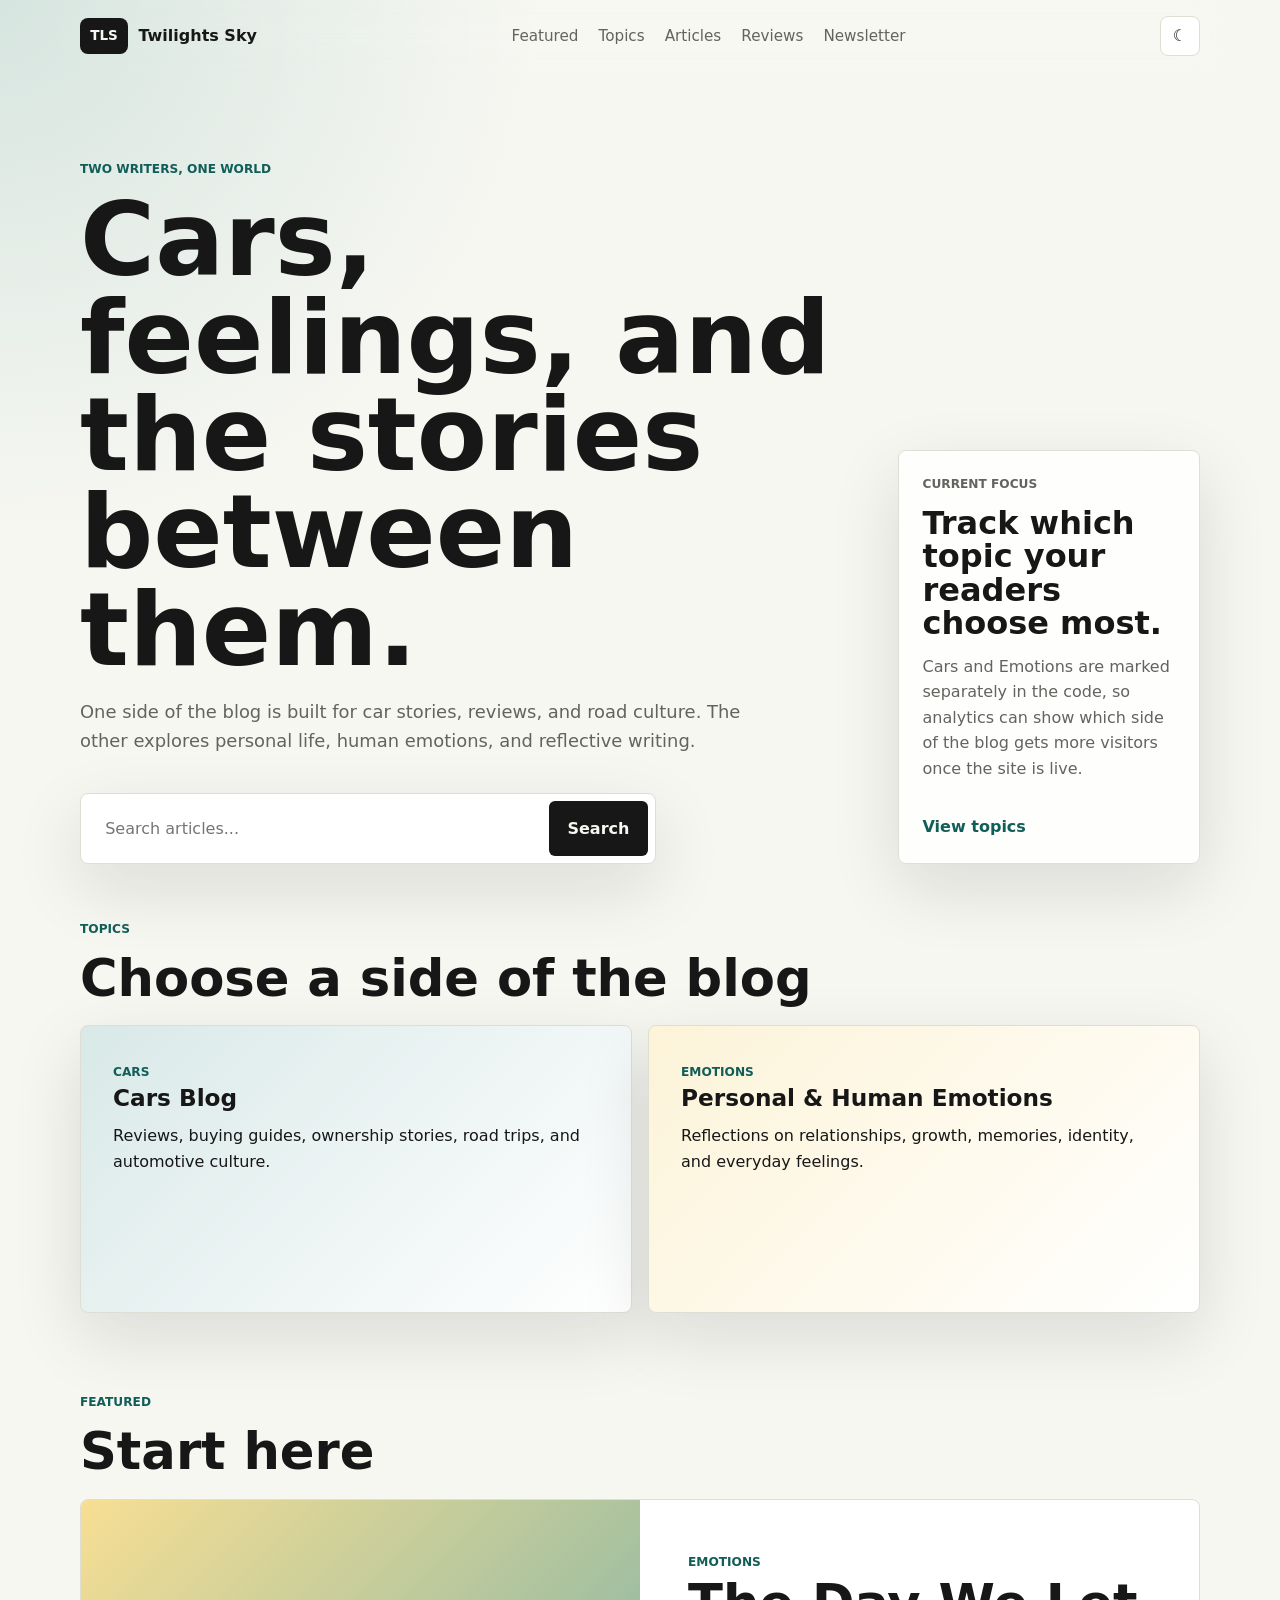
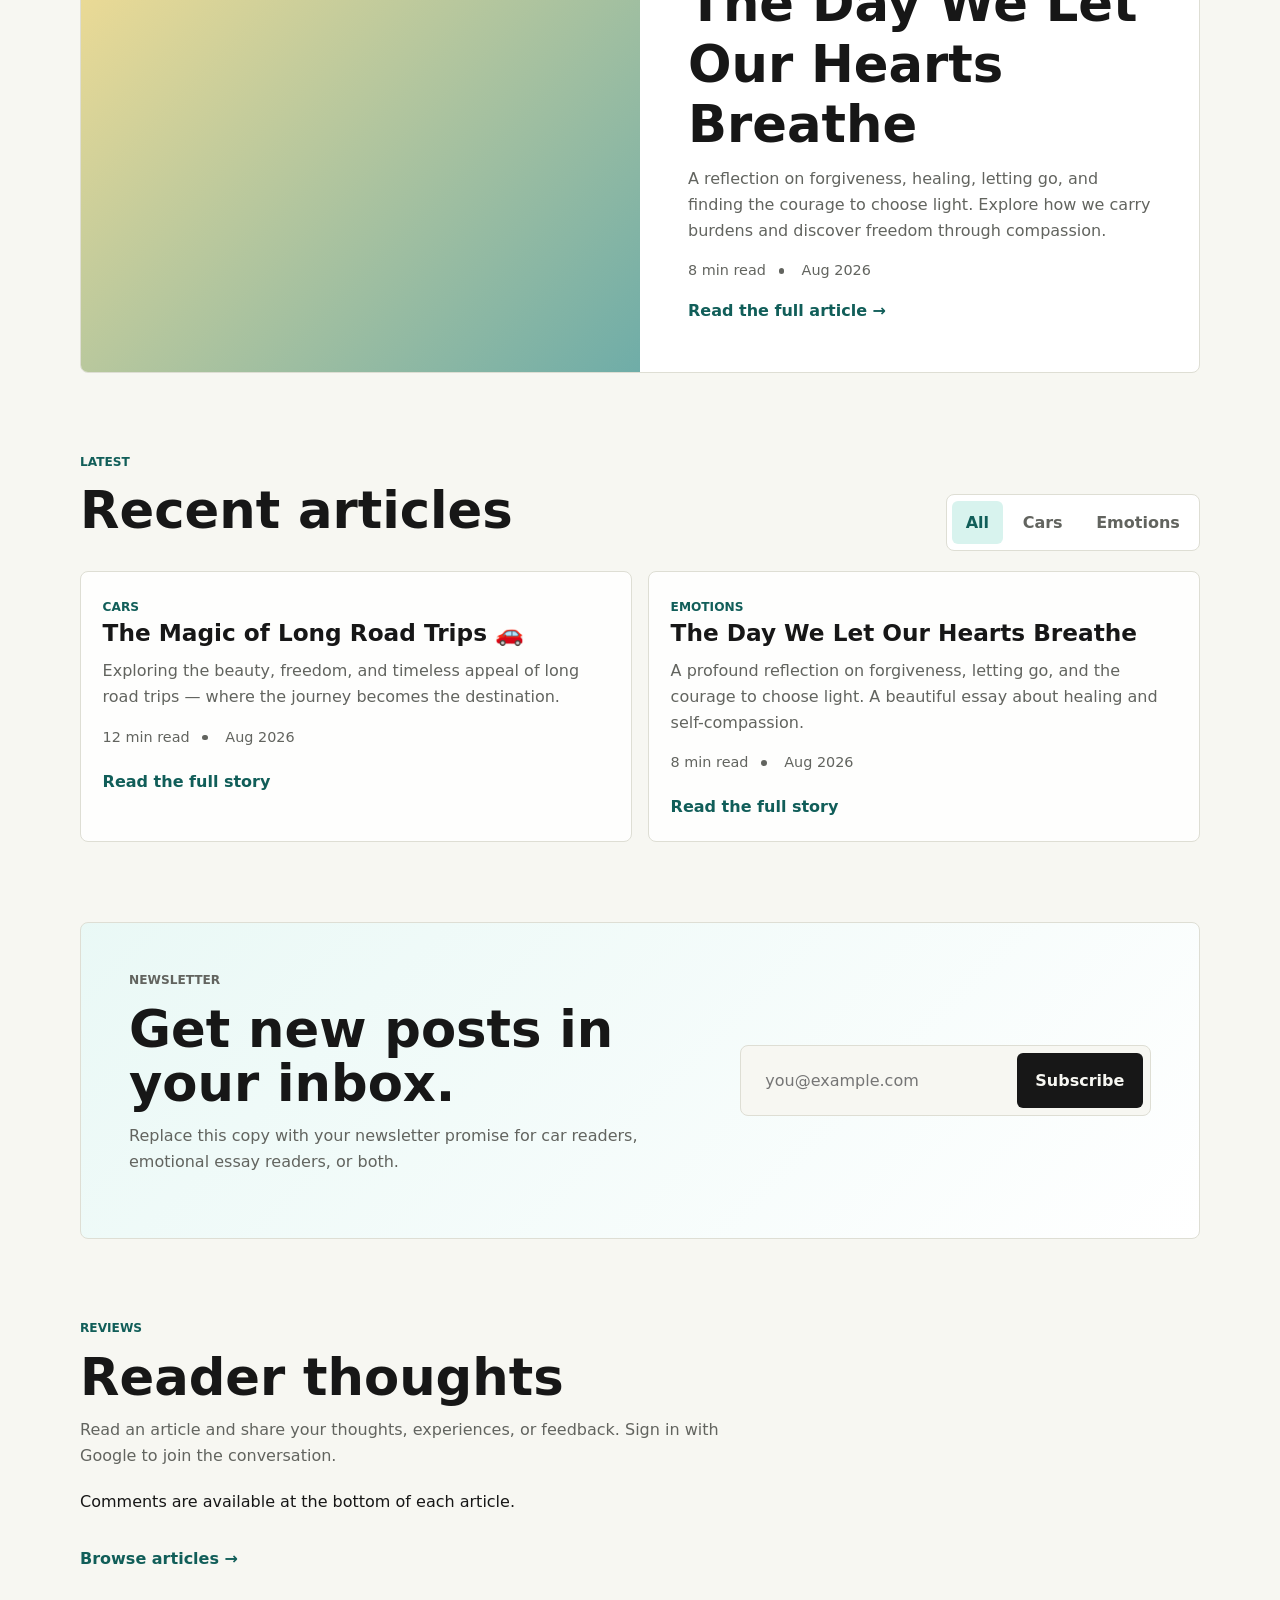
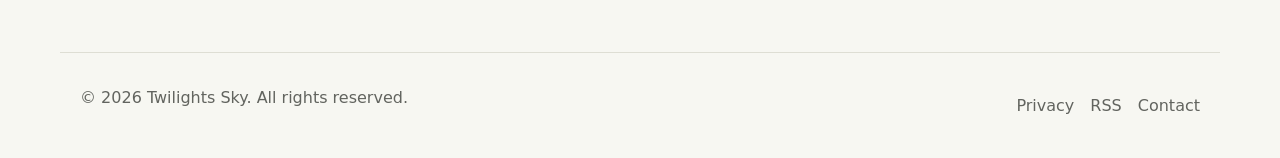
<file: index.html>
<!DOCTYPE html>
<html lang="en">
  <head>
    <meta charset="UTF-8" />
    <meta name="viewport" content="width=device-width, initial-scale=1.0" />

    <title>Twilights Sky</title>

    <meta
      name="description"
      content="A modern blog about cars, emotions, personal stories, and the experiences between them."
    />

    <link rel="stylesheet" href="styles.css" />
  </head>

  <body>

    <div class="progress-bar" id="progressBar"></div>


    <!-- =========================
         HEADER
         ========================= -->

    <header class="site-header">

      <a
        class="brand"
        href="#"
        aria-label="Go to homepage"
      >
        <span class="brand-mark">TLS</span>
        <span>Twilights Sky</span>
      </a>


      <nav
        class="nav-links"
        aria-label="Main navigation"
      >
        <a href="#featured">Featured</a>
        <a href="#topics">Topics</a>
        <a href="#articles">Articles</a>
        <a href="#reviews">Reviews</a>
        <a href="#newsletter">Newsletter</a>
      </nav>


      <button
        class="icon-button"
        id="themeToggle"
        type="button"
        aria-label="Toggle theme"
      >
        <span aria-hidden="true">☾</span>
      </button>

    </header>



    <!-- =========================
         MAIN CONTENT
         ========================= -->

    <main>


      <!-- =========================
           HERO
           ========================= -->

      <section
        class="hero"
        aria-labelledby="hero-title"
      >

        <div class="hero-content">

          <p class="eyebrow">
            Two writers, One world
          </p>


          <h1 id="hero-title">
            Cars, feelings, and the stories between them.
          </h1>


          <p class="hero-copy">
            One side of the blog is built for car stories, reviews,
            and road culture. The other explores personal life,
            human emotions, and reflective writing.
          </p>


          <form
            class="search-panel"
            role="search"
          >

            <label
              class="sr-only"
              for="searchInput"
            >
              Search articles
            </label>


            <input
              id="searchInput"
              type="search"
              placeholder="Search articles..."
              autocomplete="off"
            />


            <button type="submit">
              Search
            </button>

          </form>

        </div>



        <aside
          class="hero-card"
          aria-label="Featured insight"
        >

          <p class="card-label">
            Current focus
          </p>


          <h2>
            Track which topic your readers choose most.
          </h2>


          <p>
            Cars and Emotions are marked separately in the code,
            so analytics can show which side of the blog gets more
            visitors once the site is live.
          </p>


          <a
            href="#topics"
            class="text-link"
          >
            View topics
          </a>

        </aside>

      </section>



      <!-- =========================
           TOPICS
           ========================= -->

      <section
        class="topics-section"
        id="topics"
        aria-labelledby="topics-title"
      >

        <div class="section-heading">

          <p class="eyebrow">
            Topics
          </p>


          <h2 id="topics-title">
            Choose a side of the blog
          </h2>

        </div>



        <div class="topic-grid">


          <!-- Cars -->

          <a
            class="topic-card cars-topic"
            href="#articles"
            data-topic-link="cars"
          >

            <span class="tag">
              Cars
            </span>


            <h3>
              Cars Blog
            </h3>


            <p>
              Reviews, buying guides, ownership stories,
              road trips, and automotive culture.
            </p>

          </a>



          <!-- Emotions -->

          <a
            class="topic-card emotions-topic"
            href="#articles"
            data-topic-link="emotions"
          >

            <span class="tag">
              Emotions
            </span>


            <h3>
              Personal & Human Emotions
            </h3>


            <p>
              Reflections on relationships, growth, memories,
              identity, and everyday feelings.
            </p>

          </a>

        </div>

      </section>



      <!-- =========================
           FEATURED
           ========================= -->

      <section
        class="featured"
        id="featured"
        aria-labelledby="featured-title"
      >

        <div class="section-heading">

          <p class="eyebrow">
            Featured
          </p>


          <h2 id="featured-title">
            Start here
          </h2>

        </div>



        <article class="feature-grid">

          <div
            class="feature-image emotions-feature"
            role="img"
            aria-label="Featured emotions blog post about forgiveness and healing"
          ></div>


          <div class="feature-copy">

            <span class="tag">
              Emotions
            </span>


            <h3>
              The Day We Let Our Hearts Breathe
            </h3>


            <p>
              A reflection on forgiveness, healing, letting go, and finding the courage to choose light. Explore how we carry burdens and discover freedom through compassion.
            </p>


            <div class="article-meta">

              <span>
                8 min read
              </span>

              <span>
                Aug 2026
              </span>

            </div>

            <a href="posts/emotions-post-template.html" class="text-link">Read the full article →</a>

          </div>

        </article>

      </section>



      <!-- =========================
           ARTICLES
           ========================= -->

      <section
        class="articles-section"
        id="articles"
        aria-labelledby="articles-title"
      >

        <div class="section-heading row">

          <div>

            <p class="eyebrow">
              Latest
            </p>


            <h2 id="articles-title">
              Recent articles
            </h2>

          </div>



          <div
            class="filter-tabs"
            aria-label="Article filters"
          >

            <button
              class="filter-button active"
              type="button"
              data-filter="all"
            >
              All
            </button>


            <button
              class="filter-button"
              type="button"
              data-filter="cars"
            >
              Cars
            </button>


            <button
              class="filter-button"
              type="button"
              data-filter="emotions"
            >
              Emotions
            </button>

          </div>

        </div>



        <div
          class="article-grid"
          id="articleGrid"
        >


          <!-- Cars article -->

          <a
            class="article-card"
            href="posts/cars-post-template.html"
            data-category="cars"
            data-topic="cars"
          >

            <span class="tag">
              Cars
            </span>


            <h3>
              The Magic of Long Road Trips 🚗
            </h3>


            <p>
              Exploring the beauty, freedom, and timeless appeal of long road trips — where the journey becomes the destination.
            </p>


            <div class="article-meta">

              <span>
                12 min read
              </span>

              <span>
                Aug 2026
              </span>

            </div>


            <span class="read-more">
              Read the full story
            </span>

          </a>



          <!-- Emotions article -->

          <a
            class="article-card"
            href="posts/emotions-post-template.html"
            data-category="emotions"
            data-topic="emotions"
          >

            <span class="tag">
              Emotions
            </span>


            <h3>
              The Day We Let Our Hearts Breathe
            </h3>


            <p>
              A profound reflection on forgiveness, letting go, and the courage to choose light. A beautiful essay about healing and self-compassion.
            </p>


            <div class="article-meta">

              <span>
                8 min read
              </span>

              <span>
                Aug 2026
              </span>

            </div>


            <span class="read-more">
              Read the full story
            </span>

          </a>

        </div>



        <p
          class="empty-state"
          id="emptyState"
        >
          No articles match your search.
        </p>

      </section>



      <!-- =========================
           NEWSLETTER
           ========================= -->

      <section
        class="newsletter"
        id="newsletter"
        aria-labelledby="newsletter-title"
      >

        <div>

          <p class="eyebrow">
            Newsletter
          </p>


          <h2 id="newsletter-title">
            Get new posts in your inbox.
          </h2>


          <p>
            Replace this copy with your newsletter promise
            for car readers, emotional essay readers, or both.
          </p>

        </div>


        <form class="newsletter-form">

          <label
            class="sr-only"
            for="emailInput"
          >
            Email address
          </label>


          <input
            id="emailInput"
            type="email"
            placeholder="you@example.com"
            required
          />


          <button type="submit">
            Subscribe
          </button>

        </form>

      </section>



      <!-- =========================
           REVIEWS / COMMENTS INFO
           ========================= -->

      <section
        class="reviews-section"
        id="reviews"
        aria-labelledby="reviews-title"
      >

        <div class="section-heading">

          <p class="eyebrow">
            Reviews
          </p>


          <h2 id="reviews-title">
            Reader thoughts
          </h2>


          <p class="section-copy">
            Read an article and share your thoughts,
            experiences, or feedback. Sign in with Google
            to join the conversation.
          </p>

        </div>


        <div class="reviews-cta">

          <p>
            Comments are available at the bottom of each article.
          </p>


          <a
            href="#articles"
            class="text-link"
          >
            Browse articles →
          </a>

        </div>

      </section>

    </main>



    <!-- =========================
         FOOTER
         ========================= -->

    <footer class="site-footer">

      <p>
        © <span id="year"></span> Twilights Sky.
        All rights reserved.
      </p>


      <div class="footer-links">

        <a href="#">
          Privacy
        </a>


        <a href="#">
          RSS
        </a>


        <a href="#">
          Contact
        </a>

      </div>

    </footer>



    <!-- =========================
         MAIN JAVASCRIPT
         ========================= -->

    <script src="script.js"></script>

  </body>
</html>
</file>
<file: styles.css>
:root {
  color-scheme: light;
  --bg: #f7f7f2;
  --surface: #ffffff;
  --surface-strong: #efefe7;
  --text: #171717;
  --muted: #62645f;
  --line: #deded4;
  --accent: #0f766e;
  --accent-strong: #115e59;
  --accent-soft: #d8f3ee;
  --shadow: 0 24px 70px rgba(20, 20, 15, 0.12);
  --radius: 8px;
  --max-width: 1160px;
}

body.dark {
  color-scheme: dark;
  --bg: #101312;
  --surface: #181c1a;
  --surface-strong: #222824;
  --text: #f3f5f0;
  --muted: #a9b0aa;
  --line: #303832;
  --accent: #5eead4;
  --accent-strong: #99f6e4;
  --accent-soft: #163a35;
  --shadow: 0 24px 70px rgba(0, 0, 0, 0.32);
}

* {
  box-sizing: border-box;
}

html {
  scroll-behavior: smooth;
}

body {
  margin: 0;
  background:
    radial-gradient(circle at top left, rgba(15, 118, 110, 0.14), transparent 34rem),
    var(--bg);
  color: var(--text);
  font-family:
    Inter, ui-sans-serif, system-ui, -apple-system, BlinkMacSystemFont, "Segoe UI",
    sans-serif;
  line-height: 1.6;
}

a {
  color: inherit;
  text-decoration: none;
}

button,
input {
  font: inherit;
}

.progress-bar {
  position: fixed;
  top: 0;
  left: 0;
  z-index: 20;
  width: 0%;
  height: 4px;
  background: var(--accent);
}

.site-header {
  position: sticky;
  top: 0;
  z-index: 10;
  display: flex;
  align-items: center;
  justify-content: space-between;
  gap: 1rem;
  max-width: var(--max-width);
  margin: 0 auto;
  padding: 1rem 1.25rem;
  backdrop-filter: blur(18px);
}

.brand,
.nav-links,
.footer-links,
.article-meta,
.filter-tabs {
  display: flex;
  align-items: center;
}

.brand {
  gap: 0.65rem;
  font-weight: 800;
}

.brand-mark {
  display: grid;
  width: 3rem;
  height: 2.25rem;
  place-items: center;
  border-radius: var(--radius);
  background: var(--text);
  color: var(--bg);
  font-size: 0.85rem;
}

.nav-links {
  gap: 1.25rem;
  color: var(--muted);
  font-size: 0.95rem;
}

.nav-links a:hover,
.footer-links a:hover,
.text-link:hover {
  color: var(--accent-strong);
}

.icon-button {
  display: grid;
  width: 2.5rem;
  height: 2.5rem;
  place-items: center;
  border: 1px solid var(--line);
  border-radius: var(--radius);
  background: var(--surface);
  color: var(--text);
  cursor: pointer;
}

main,
.site-footer {
  max-width: var(--max-width);
  margin: 0 auto;
  padding: 0 1.25rem;
}

.hero {
  display: grid;
  grid-template-columns: minmax(0, 1.45fr) minmax(18rem, 0.55fr);
  gap: 1.25rem;
  align-items: stretch;
  min-height: calc(100vh - 5.5rem);
  padding: 5.5rem 0 3.5rem;
}

.hero-content {
  display: flex;
  flex-direction: column;
  justify-content: center;
}

.eyebrow,
.card-label,
.tag {
  margin: 0 0 0.75rem;
  color: var(--accent-strong);
  font-size: 0.76rem;
  font-weight: 800;
  letter-spacing: 0;
  text-transform: uppercase;
}

h1,
h2,
h3,
p {
  margin-top: 0;
}

h1 {
  max-width: 13ch;
  margin-bottom: 1.25rem;
  font-size: clamp(3.25rem, 8vw, 6.75rem);
  line-height: 0.95;
}

h2 {
  margin-bottom: 0.8rem;
  font-size: clamp(2rem, 4vw, 3.4rem);
  line-height: 1.05;
}

h3 {
  margin-bottom: 0.75rem;
  font-size: 1.45rem;
  line-height: 1.18;
}

.hero-copy {
  max-width: 42rem;
  color: var(--muted);
  font-size: 1.12rem;
}

.search-panel,
.newsletter-form {
  display: flex;
  gap: 0.65rem;
  width: 100%;
}

.search-panel {
  max-width: 36rem;
  margin-top: 1.25rem;
  padding: 0.45rem;
  border: 1px solid var(--line);
  border-radius: var(--radius);
  background: var(--surface);
  box-shadow: var(--shadow);
}

input {
  min-width: 0;
  width: 100%;
  border: 1px solid transparent;
  border-radius: calc(var(--radius) - 2px);
  background: transparent;
  color: var(--text);
  outline: none;
  padding: 0.85rem 1rem;
}

input:focus {
  border-color: var(--accent);
}

button[type="submit"],
.filter-button {
  border: 0;
  border-radius: calc(var(--radius) - 2px);
  cursor: pointer;
  font-weight: 800;
}

button[type="submit"] {
  background: var(--text);
  color: var(--bg);
  padding: 0.85rem 1.15rem;
}

.hero-card,
.article-card,
.newsletter {
  border: 1px solid var(--line);
  border-radius: var(--radius);
  background: color-mix(in srgb, var(--surface) 88%, transparent);
}

.hero-card {
  align-self: end;
  min-height: 23rem;
  padding: 1.5rem;
  box-shadow: var(--shadow);
}

.hero-card h2 {
  font-size: 2rem;
}

.hero-card p,
.feature-copy p,
.article-card p,
.newsletter p,
.section-copy {
  color: var(--muted);
}

.text-link {
  display: inline-flex;
  margin-top: 1rem;
  color: var(--accent-strong);
  font-weight: 800;
}

.topics-section,
.featured,
.articles-section,
.newsletter,
.reviews-section {
  margin-bottom: 5rem;
}

.section-heading {
  margin-bottom: 1.25rem;
}

.section-heading.row {
  display: flex;
  align-items: end;
  justify-content: space-between;
  gap: 1rem;
}

.topic-grid {
  display: grid;
  grid-template-columns: repeat(2, minmax(0, 1fr));
  gap: 1rem;
}

.topic-card {
  min-height: 18rem;
  padding: clamp(1.4rem, 4vw, 2rem);
  border: 1px solid var(--line);
  border-radius: var(--radius);
  background: var(--surface);
  box-shadow: var(--shadow);
  transition:
    transform 180ms ease,
    border-color 180ms ease;
}

.topic-card:hover {
  transform: translateY(-4px);
  border-color: color-mix(in srgb, var(--accent) 45%, var(--line));
}

.cars-topic {
  background:
    linear-gradient(135deg, rgba(15, 118, 110, 0.16), transparent),
    var(--surface);
}

.emotions-topic {
  background:
    linear-gradient(135deg, rgba(242, 201, 76, 0.22), transparent),
    var(--surface);
}

.feature-grid {
  display: grid;
  grid-template-columns: minmax(0, 1fr) minmax(0, 1fr);
  overflow: hidden;
  border: 1px solid var(--line);
  border-radius: var(--radius);
  background: var(--surface);
}

.feature-image {
  min-height: 25rem;
  background:
    linear-gradient(135deg, rgba(15, 118, 110, 0.82), rgba(242, 201, 76, 0.62)),
    url("https://images.unsplash.com/photo-1499750310107-5fef28a66643?auto=format&fit=crop&w=1400&q=80");
  background-position: center;
  background-size: cover;
}

.feature-copy {
  align-self: center;
  padding: clamp(1.5rem, 5vw, 3rem);
}

.feature-copy h3 {
  font-size: clamp(2rem, 4vw, 3.5rem);
}

.article-meta {
  gap: 0.8rem;
  color: var(--muted);
  font-size: 0.9rem;
}

.article-meta span + span::before {
  content: "";
  display: inline-block;
  width: 0.35rem;
  height: 0.35rem;
  margin-right: 0.8rem;
  border-radius: 999px;
  background: var(--muted);
  vertical-align: middle;
}

.filter-tabs {
  flex-wrap: wrap;
  gap: 0.4rem;
  padding: 0.35rem;
  border: 1px solid var(--line);
  border-radius: var(--radius);
  background: var(--surface);
}

.filter-button {
  background: transparent;
  color: var(--muted);
  padding: 0.55rem 0.85rem;
}

.filter-button.active,
.filter-button:hover {
  background: var(--accent-soft);
  color: var(--accent-strong);
}

.article-grid {
  display: grid;
  grid-template-columns: repeat(2, minmax(0, 1fr));
  gap: 1rem;
}

.article-card {
  display: block;
  min-height: 16rem;
  padding: 1.35rem;
  transition:
    transform 180ms ease,
    border-color 180ms ease,
    box-shadow 180ms ease;
}

.read-more {
  display: inline-flex;
  margin-top: 1.25rem;
  color: var(--accent-strong);
  font-weight: 800;
}

.article-card:hover {
  transform: translateY(-4px);
  border-color: color-mix(in srgb, var(--accent) 45%, var(--line));
  box-shadow: var(--shadow);
}

.article-card.hidden {
  display: none;
}

.empty-state {
  display: none;
  margin-top: 1rem;
  color: var(--muted);
}

.empty-state.visible {
  display: block;
}

.newsletter {
  display: grid;
  grid-template-columns: minmax(0, 1fr) minmax(18rem, 0.7fr);
  gap: 1.5rem;
  align-items: center;
  padding: clamp(1.5rem, 5vw, 3rem);
  background:
    linear-gradient(135deg, color-mix(in srgb, var(--accent-soft) 55%, transparent), transparent),
    var(--surface);
}

.newsletter-form {
  padding: 0.45rem;
  border: 1px solid var(--line);
  border-radius: var(--radius);
  background: var(--bg);
}

.reviews-section {
  scroll-margin-top: 5rem;
}

.section-copy {
  max-width: 42rem;
}

.giscus-wrapper {
  min-height: 12rem;
  padding: clamp(1rem, 3vw, 1.5rem);
  border: 1px solid var(--line);
  border-radius: var(--radius);
  background: var(--surface);
  box-shadow: var(--shadow);
}

.comments-section {
  margin-top: 3rem;
  padding-top: 2rem;
  border-top: 1px solid var(--line);
}

.comments-section h2 {
  margin-bottom: 1.25rem;
}

.post-page {
  max-width: 920px;
  padding-top: 4rem;
  padding-bottom: 5rem;
}

.post-article {
  padding: clamp(1.5rem, 5vw, 3rem);
  border: 1px solid var(--line);
  border-radius: var(--radius);
  background: var(--surface);
  box-shadow: var(--shadow);
}

.post-article h1 {
  max-width: 11ch;
}

.back-link {
  display: inline-flex;
  align-items: center;
  gap: 0.45rem;
  margin-bottom: 2rem;
  color: var(--accent-strong);
  font-weight: 800;
}

.post-meta {
  margin-bottom: 1.5rem;
}

.post-intro {
  color: var(--muted);
  font-size: 1.2rem;
}

.post-cover {
  min-height: 22rem;
  margin: 2rem 0;
  border-radius: var(--radius);
  background-position: center;
  background-size: cover;
}

.cars-cover {
  background:
    linear-gradient(135deg, rgba(15, 118, 110, 0.72), rgba(23, 23, 23, 0.32)),
    url("https://images.unsplash.com/photo-1503736334956-4c8f8e92946d?auto=format&fit=crop&w=1400&q=80");
}

.emotions-cover {
  background:
    linear-gradient(135deg, rgba(242, 201, 76, 0.5), rgba(15, 118, 110, 0.5)),
    url("https://images.unsplash.com/photo-1490730141103-6cac27aaab94?auto=format&fit=crop&w=1400&q=80");
}

.emotions-feature {
  background:
    linear-gradient(135deg, rgba(242, 201, 76, 0.6), rgba(15, 118, 110, 0.6)),
    url("https://images.unsplash.com/photo-1490730141103-6cac27aaab94?auto=format&fit=crop&w=1400&q=80");
}

.post-content {
  max-width: 720px;
}

.post-content h2 {
  margin-top: 2rem;
  font-size: clamp(1.6rem, 3vw, 2.2rem);
}

.post-content p {
  color: var(--muted);
  font-size: 1.08rem;
}

.site-footer {
  display: flex;
  align-items: center;
  justify-content: space-between;
  gap: 1rem;
  padding-top: 2rem;
  padding-bottom: 2rem;
  color: var(--muted);
  border-top: 1px solid var(--line);
}

.footer-links {
  gap: 1rem;
}

.sr-only {
  position: absolute;
  width: 1px;
  height: 1px;
  overflow: hidden;
  clip: rect(0, 0, 0, 0);
  white-space: nowrap;
}

@media (max-width: 860px) {
  .site-header {
    flex-wrap: wrap;
  }

  .nav-links {
    order: 3;
    width: 100%;
    justify-content: space-between;
  }

  .hero,
  .topic-grid,
  .feature-grid,
  .newsletter {
    grid-template-columns: 1fr;
  }

  .hero {
    min-height: auto;
    padding-top: 3.5rem;
  }

  .section-heading.row {
    align-items: start;
    flex-direction: column;
  }

  .article-grid {
    grid-template-columns: repeat(2, minmax(0, 1fr));
  }
}

@media (max-width: 620px) {
  h1 {
    font-size: 3.6rem;
  }

  .search-panel,
  .newsletter-form,
  .site-footer {
    flex-direction: column;
  }

  .article-grid {
    grid-template-columns: 1fr;
  }

  .feature-image {
    min-height: 18rem;
  }

  .post-cover {
    min-height: 16rem;
  }

  .site-footer {
    align-items: flex-start;
  }
}

/* ========================================
   FIREBASE COMMENTS
   ======================================== */

   .comments-section {
    margin-top: 4rem;
    padding-top: 3rem;
    border-top: 1px solid var(--border-color, #ddd);
  }
  
  .comments-intro {
    margin-bottom: 2rem;
    color: var(--muted-text, #666);
  }
  
  .comments-wrapper {
    max-width: 760px;
  }
  
  .comments-login {
    padding: 1.5rem;
    border: 1px solid var(--border-color, #ddd);
    border-radius: 12px;
    text-align: center;
  }
  
  .google-signin-button {
    padding: 0.8rem 1.2rem;
    border: none;
    border-radius: 8px;
    cursor: pointer;
    font-weight: 600;
  }
  
  .comments-form {
    margin-bottom: 2rem;
  }
  
  .user-info {
    display: flex;
    align-items: center;
    gap: 0.75rem;
    margin-bottom: 1rem;
  }
  
  .user-photo {
    width: 42px;
    height: 42px;
    border-radius: 50%;
    object-fit: cover;
  }
  
  .sign-out-button {
    display: block;
    margin-top: 0.25rem;
    padding: 0;
    border: none;
    background: none;
    cursor: pointer;
    font-size: 0.85rem;
  }
  
  #commentText {
    width: 100%;
    box-sizing: border-box;
    resize: vertical;
    padding: 1rem;
    border: 1px solid var(--border-color, #ddd);
    border-radius: 10px;
    font: inherit;
  }
  
  .comment-form-footer {
    display: flex;
    align-items: center;
    justify-content: space-between;
    margin-top: 0.75rem;
  }
  
  #postComment {
    padding: 0.7rem 1.1rem;
    border: none;
    border-radius: 8px;
    cursor: pointer;
    font-weight: 600;
  }
  
  #postComment:disabled {
    opacity: 0.6;
    cursor: not-allowed;
  }
  
  #commentMessage {
    margin-top: 0.75rem;
    font-size: 0.9rem;
  }
  
  .comment {
    padding: 1.25rem 0;
    border-bottom: 1px solid var(--border-color, #ddd);
  }
  
  .comment-header {
    display: flex;
    align-items: center;
    gap: 0.75rem;
  }
  
  .comment-avatar {
    width: 40px;
    height: 40px;
    border-radius: 50%;
    object-fit: cover;
  }
  
  .comment-header small {
    display: block;
    margin-top: 0.2rem;
    opacity: 0.65;
    font-size: 0.8rem;
  }
  
  .comment-text {
    margin: 0.9rem 0 0;
    line-height: 1.6;
    white-space: pre-wrap;
  }
  
  .comment-actions {
    margin-top: 0.75rem;
  }
  
  .comment-actions button {
    padding: 0;
    border: none;
    background: none;
    cursor: pointer;
    font-size: 0.85rem;
  }
</file>
